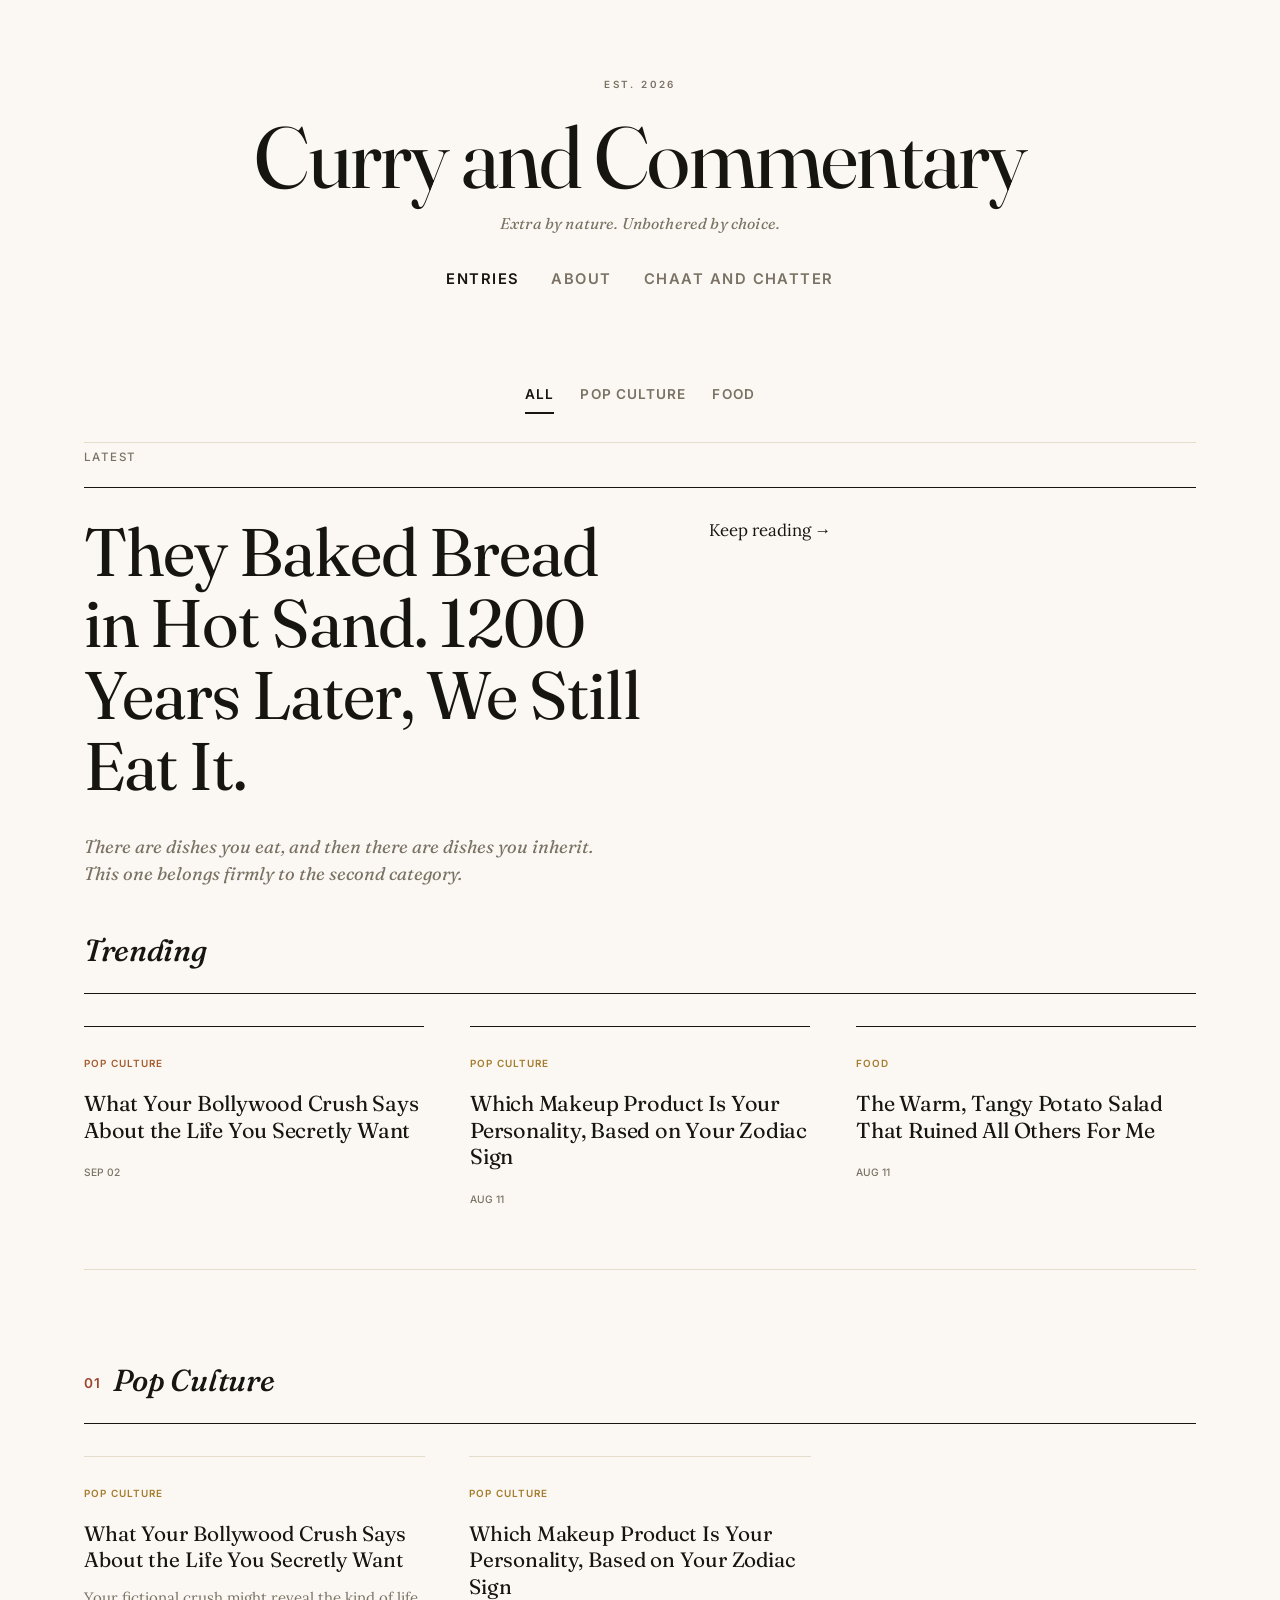
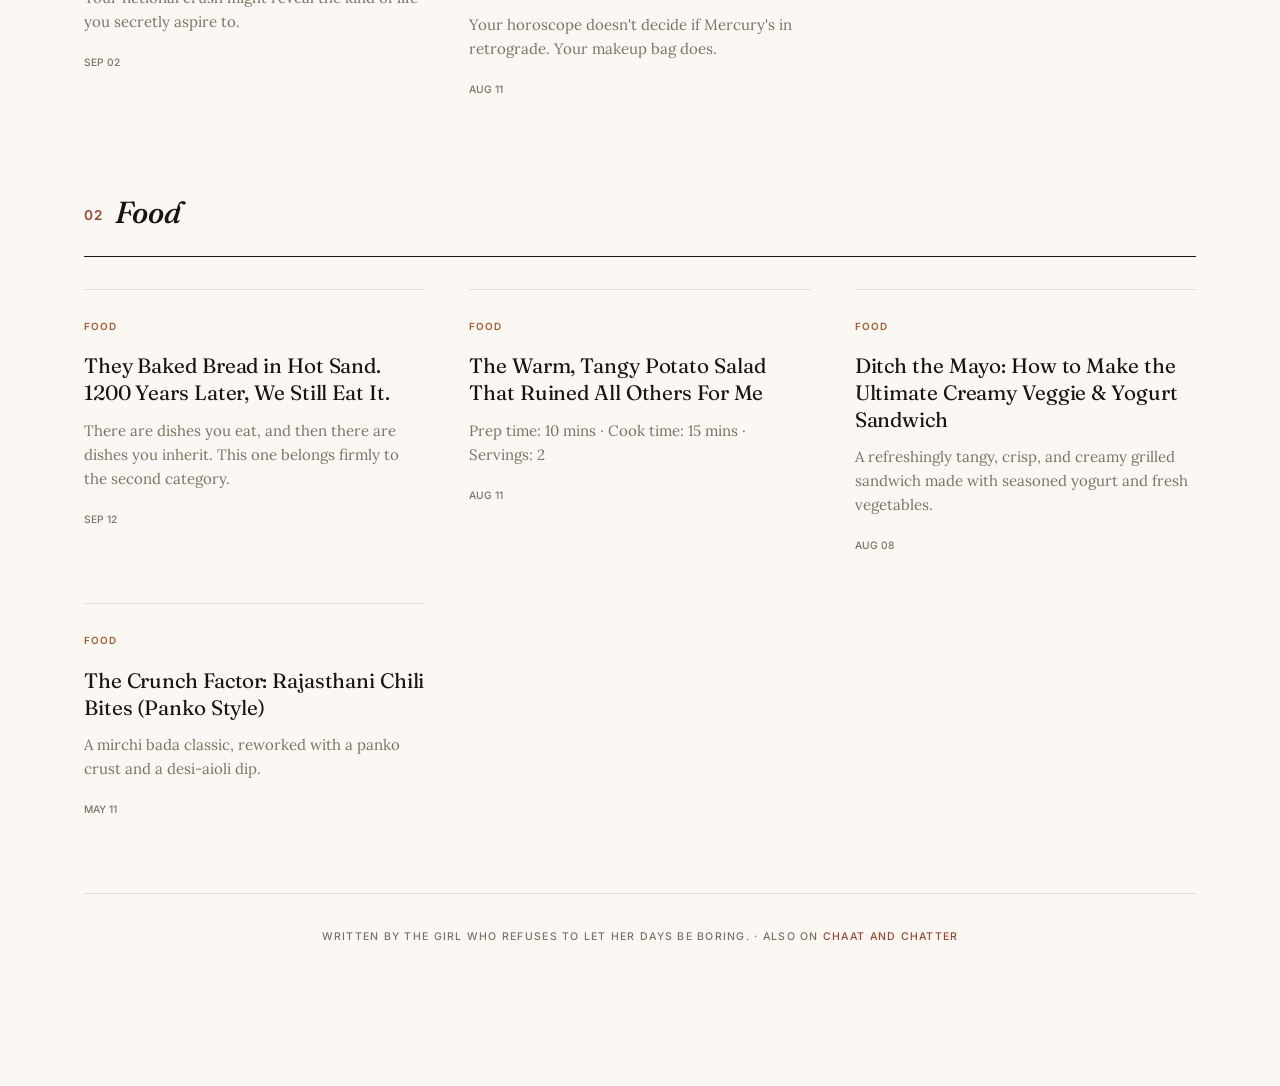
<file: index.html>
<!DOCTYPE html>
<html lang="en">
<head>
<meta charset="UTF-8">
<meta name="viewport" content="width=device-width, initial-scale=1.0">
<title>Curry and Commentary</title>
<meta name="description" content="Extra by nature. Unbothered by choice.">
<link rel="stylesheet" href="style.css">
</head>
<body class="home">
<div class="sky">

  <header class="site-head">
    <span class="mark">est. 2026</span>
    <h1>Curry and Commentary</h1>
    <p>Extra by nature. Unbothered by choice.</p>
    <nav class="site-nav">
      <a href="index.html" class="current">Entries</a>
      <a href="about.html">About</a>
      <a href="https://nishthapalria.github.io/chaatandchatter/">Chaat and Chatter</a>
    </nav>
  </header>

  <nav class="genre-nav">
      <a class="genre-pill active" href="#top">All</a>
      <a class="genre-pill" href="#sec-pop-culture">Pop Culture</a>
      <a class="genre-pill" href="#sec-food">Food</a>
  </nav>

  <main class="page mag" id="top">

    <div class="entry-meta">Latest</div>
    <div class="entry">
      <h2><a href="post-22.html" style="color:inherit;background-image:none;">They Baked Bread in Hot Sand. 1200 Years Later, We Still Eat It.</a></h2>
      <p class="dek">There are dishes you eat, and then there are dishes you inherit. This one belongs firmly to the second category.</p>
      <p><a href="post-22.html">Keep reading →</a></p>
    </div>

    <div class="section-head" style="margin-top:36px;">
      <h2>Trending</h2>
    </div>
    <div class="trending-strip">
      <a class="trending-card" href="post-21.html">
        <span class="tag">Pop Culture</span>
        <h4>What Your Bollywood Crush Says About the Life You Secretly Want</h4>
        <span class="card-date">Sep 02</span>
      </a>
      <a class="trending-card" href="post-20.html">
        <span class="tag">Pop Culture</span>
        <h4>Which Makeup Product Is Your Personality, Based on Your Zodiac Sign</h4>
        <span class="card-date">Aug 11</span>
      </a>
      <a class="trending-card" href="post-19.html">
        <span class="tag">Food</span>
        <h4>The Warm, Tangy Potato Salad That Ruined All Others For Me</h4>
        <span class="card-date">Aug 11</span>
      </a>
    </div>

    <hr class="rule">

    <section class="genre-section" id="sec-pop-culture">
      <div class="section-head">
        <h2>Pop Culture</h2>
      </div>
      <div class="card-grid">
      <article class="card">
        <span class="card-genre">Pop Culture</span>
        <h3><a href="post-21.html" style="color:inherit;">What Your Bollywood Crush Says About the Life You Secretly Want</a></h3>
        <p>Your fictional crush might reveal the kind of life you secretly aspire to.</p>
        <span class="card-date">Sep 02</span>
      </article>
      <article class="card">
        <span class="card-genre">Pop Culture</span>
        <h3><a href="post-20.html" style="color:inherit;">Which Makeup Product Is Your Personality, Based on Your Zodiac Sign</a></h3>
        <p>Your horoscope doesn't decide if Mercury's in retrograde. Your makeup bag does.</p>
        <span class="card-date">Aug 11</span>
      </article>
      </div>
    </section>

    <section class="genre-section" id="sec-food">
      <div class="section-head">
        <h2>Food</h2>
      </div>
      <div class="card-grid">
      <article class="card">
        <span class="card-genre">Food</span>
        <h3><a href="post-22.html" style="color:inherit;">They Baked Bread in Hot Sand. 1200 Years Later, We Still Eat It.</a></h3>
        <p>There are dishes you eat, and then there are dishes you inherit. This one belongs firmly to the second category.</p>
        <span class="card-date">Sep 12</span>
      </article>
      <article class="card">
        <span class="card-genre">Food</span>
        <h3><a href="post-19.html" style="color:inherit;">The Warm, Tangy Potato Salad That Ruined All Others For Me</a></h3>
        <p>Prep time: 10 mins · Cook time: 15 mins · Servings: 2</p>
        <span class="card-date">Aug 11</span>
      </article>
      <article class="card">
        <span class="card-genre">Food</span>
        <h3><a href="post-18.html" style="color:inherit;">Ditch the Mayo: How to Make the Ultimate Creamy Veggie & Yogurt Sandwich</a></h3>
        <p>A refreshingly tangy, crisp, and creamy grilled sandwich made with seasoned yogurt and fresh vegetables.</p>
        <span class="card-date">Aug 08</span>
      </article>
      <article class="card">
        <span class="card-genre">Food</span>
        <h3><a href="post-15.html" style="color:inherit;">The Crunch Factor: Rajasthani Chili Bites (Panko Style)</a></h3>
        <p>A mirchi bada classic, reworked with a panko crust and a desi-aioli dip.</p>
        <span class="card-date">May 11</span>
      </article>
      </div>
    </section>
  </main>

  <footer class="site-foot">Written by the girl who refuses to let her days be boring. &middot; Also on <a href="https://nishthapalria.github.io/chaatandchatter/" style="color: var(--accent);">Chaat and Chatter</a></footer>
</div>

</body>
</html>
</file>
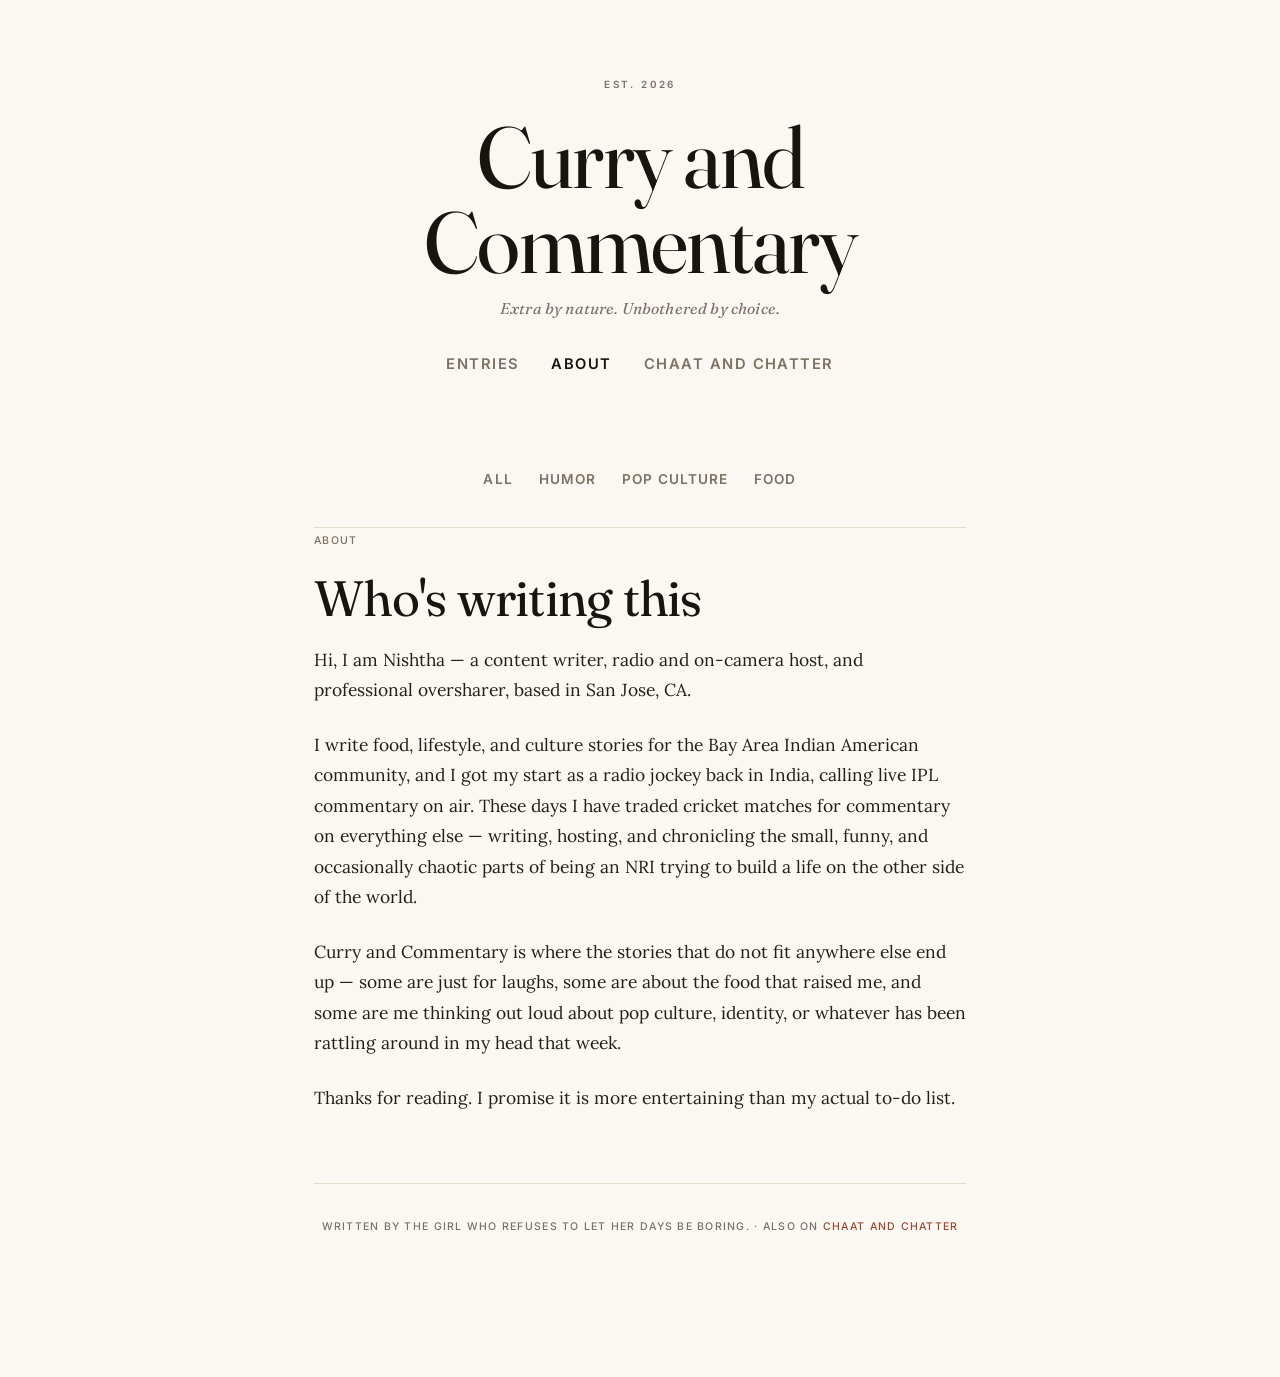
<file: about.html>
<!DOCTYPE html>
<html lang="en">
<head>
<meta charset="UTF-8">
<meta name="viewport" content="width=device-width, initial-scale=1.0">
<title>About — Curry and Commentary</title>
<link rel="stylesheet" href="style.css">
</head>
<body>
<div class="sky">

  <header class="site-head">
    <span class="mark">est. 2026</span>
    <h1>Curry and Commentary</h1>
    <p>Extra by nature. Unbothered by choice.</p>
    <nav class="site-nav">
      <a href="index.html">Entries</a>
      <a href="about.html" class="current">About</a>
      <a href="https://nishthapalria.github.io/chaatandchatter/">Chaat and Chatter</a>
    </nav>
  </header>

  <nav class="genre-nav">
      <a class="genre-pill" href="index.html">All</a>
      <a class="genre-pill" href="index.html#sec-humor">Humor</a>
      <a class="genre-pill" href="index.html#sec-pop-culture">Pop Culture</a>
      <a class="genre-pill" href="index.html#sec-food">Food</a>
  </nav>

  <main class="page">
    <div class="entry-meta">About</div>
    <div class="entry">
      <h1 class="post-title">Who's writing this</h1>
      <p>Hi, I am Nishtha — a content writer, radio and on-camera host, and professional oversharer, based in San Jose, CA.</p>
      <p>I write food, lifestyle, and culture stories for the Bay Area Indian American community, and I got my start as a radio jockey back in India, calling live IPL commentary on air. These days I have traded cricket matches for commentary on everything else — writing, hosting, and chronicling the small, funny, and occasionally chaotic parts of being an NRI trying to build a life on the other side of the world.</p>
      <p>Curry and Commentary is where the stories that do not fit anywhere else end up — some are just for laughs, some are about the food that raised me, and some are me thinking out loud about pop culture, identity, or whatever has been rattling around in my head that week.</p>
      <p>Thanks for reading. I promise it is more entertaining than my actual to-do list.</p>
    </div>
  </main>

  <footer class="site-foot">Written by the girl who refuses to let her days be boring. &middot; Also on <a href="https://nishthapalria.github.io/chaatandchatter/" style="color: var(--accent);">Chaat and Chatter</a></footer>
</div>
</body>
</html>
</file>
<file: style.css>
@import url('https://fonts.googleapis.com/css2?family=Fraunces:ital,opsz,wght@0,9..144,300;0,9..144,400;0,9..144,500;0,9..144,600;1,9..144,400;1,9..144,500&family=Lora:ital,wght@0,400;0,500;1,400;1,500&family=Inter:wght@400;500;600;700&display=swap');

:root {
  --paper: #FBF8F3;
  --paper-alt: #F3EEE3;
  --ink: #17150F;
  --text: #221F18;
  --text-soft: #7A7264;
  --accent: #9C4630;
  --accent-soft: #C98066;
  --line: #E4DDCC;
  --line-strong: #17150F;

  --display: 'Fraunces', serif;
  --body: 'Lora', serif;
  --mono: 'Inter', sans-serif;
}

* { box-sizing: border-box; }
html { scroll-behavior: smooth; }
@media (prefers-reduced-motion: reduce) {
  html { scroll-behavior: auto; }
  * { animation-duration: 0.01ms !important; animation-iteration-count: 1 !important; transition-duration: 0.01ms !important; }
}

body {
  margin: 0;
  background: var(--paper);
  color: var(--text);
  font-family: var(--body);
  line-height: 1.75;
  -webkit-font-smoothing: antialiased;
  font-size: 17px;
}

a {
  color: var(--ink);
  text-decoration: none;
  background-image: linear-gradient(currentColor, currentColor);
  background-size: 0% 1px;
  background-repeat: no-repeat;
  background-position: 0 100%;
  transition: background-size 0.3s ease, color 0.3s ease;
}
a:hover, a:focus-visible { background-size: 100% 1px; color: var(--accent); }
a:focus-visible, button:focus-visible { outline: 1px solid var(--accent); outline-offset: 4px; }

.sky { max-width: 700px; margin: 0 auto; padding: 0 24px 140px; }
body.home .sky { max-width: 1160px; }

/* ---- Masthead ---- */
.site-head {
  color: var(--text);
  text-align: center;
  padding: 68px 0 34px;
  margin-bottom: 56px;
}
.site-head .mark {
  display: inline-block;
  font-family: var(--mono);
  font-weight: 600;
  font-size: 0.62rem;
  letter-spacing: 0.24em;
  text-transform: uppercase;
  color: var(--text-soft);
  margin-bottom: 22px;
}
.site-head h1 {
  font-family: var(--display);
  font-optical-sizing: auto;
  font-weight: 400;
  font-size: clamp(3rem, 9vw, 5.4rem);
  margin: 0 0 10px;
  color: var(--ink);
  letter-spacing: -0.02em;
  line-height: 0.98;
}
.site-head p {
  margin: 0 0 30px;
  font-size: 0.98rem;
  color: var(--text-soft);
  font-style: italic;
  font-family: var(--display);
  letter-spacing: 0.01em;
}
.site-nav {
  display: flex;
  gap: 32px;
  justify-content: center;
  font-family: var(--mono);
  font-weight: 600;
  font-size: 0.92rem;
  letter-spacing: 0.1em;
  text-transform: uppercase;
}
.site-nav a { color: var(--text-soft); background-image: none; }
.site-nav a.current { color: var(--ink); }
.site-nav a:hover { color: var(--accent); }

/* ---- Genre nav — quiet, no fills ---- */
.genre-nav {
  display: flex;
  gap: 26px;
  justify-content: center;
  flex-wrap: wrap;
  overflow-x: auto;
  padding: 0 2px 60px;
  -webkit-overflow-scrolling: touch;
  scrollbar-width: none;
  border-bottom: 1px solid var(--line);
  margin-bottom: 4px;
  padding-bottom: 28px;
}
.genre-nav::-webkit-scrollbar { display: none; }
.genre-pill {
  flex: 0 0 auto;
  font-family: var(--mono);
  font-weight: 600;
  font-size: 0.85rem;
  text-transform: uppercase;
  letter-spacing: 0.08em;
  padding: 0 0 5px;
  border: none;
  border-bottom: 2px solid transparent;
  border-radius: 0;
  background: transparent;
  color: var(--text-soft);
  white-space: nowrap;
  cursor: pointer;
  transition: color 0.25s ease, border-color 0.25s ease;
}
.genre-pill:hover { color: var(--accent); border-bottom-color: var(--accent-soft); }
.genre-pill.active { color: var(--ink); border-bottom-color: var(--ink); }

/* ---- Article page ---- */
.page {
  background: transparent;
  border: none;
  box-shadow: none;
  padding: 0;
  position: relative;
  animation: rise 0.5s ease both;
}
@keyframes rise { from { opacity: 0; transform: translateY(6px); } to { opacity: 1; transform: translateY(0); } }

.stamp {
  position: absolute;
  top: 2px;
  right: 0;
  width: auto;
  height: auto;
  border: none;
  background: transparent;
  text-align: right;
}
.stamp-inner { font-family: var(--mono); font-weight: 500; font-size: 0.62rem; line-height: 1.4; text-align: right; color: var(--text-soft); letter-spacing: 0.06em; text-transform: uppercase; }
.stamp-inner b { display: block; font-size: 0.9rem; font-family: var(--display); font-style: italic; color: var(--ink); }
@media (max-width: 600px) { .stamp { position: static; margin: 0 0 22px; text-align: left; } .stamp-inner, .stamp-inner b { text-align: left; } }

.entry-meta {
  font-family: var(--mono);
  font-size: 0.66rem;
  font-weight: 500;
  text-transform: uppercase;
  letter-spacing: 0.12em;
  color: var(--text-soft);
  margin-bottom: 22px;
  padding-right: 90px;
}
.entry-meta a { color: var(--text-soft); font-weight: 600; }
.entry-meta a:hover { color: var(--accent); }

.entry h2, .entry h1.post-title {
  font-family: var(--display);
  font-optical-sizing: auto;
  font-weight: 400;
  font-style: normal;
  font-size: clamp(2.1rem, 5.4vw, 3.1rem);
  line-height: 1.06;
  letter-spacing: -0.015em;
  margin: 0 0 20px;
  max-width: 100%;
  color: var(--ink);
}
.entry .dek {
  color: var(--text-soft);
  font-size: 1.14rem;
  font-style: italic;
  font-family: var(--display);
  margin: 0 0 46px;
  max-width: 92%;
  border-left: none;
  padding-left: 0;
  line-height: 1.5;
}
.entry p { margin: 0 0 24px; font-size: 1.09rem; }
/* Drop cap on the actual opening line of the article — not the italic dek above it */
.entry .dek + p::first-letter,
.entry > p:first-child:not(.dek)::first-letter {
  font-family: var(--display);
  font-weight: 400;
  font-style: italic;
  font-size: 4.2em;
  float: left;
  line-height: 0.78;
  padding: 0.06em 0.1em 0 0;
  color: var(--accent);
}

.entry h3.sub {
  font-family: var(--display);
  font-weight: 500;
  font-style: italic;
  font-size: 1.5rem;
  margin: 54px 0 18px;
  color: var(--ink);
  padding-bottom: 0;
  border-bottom: none;
  position: static;
}
.entry h3.sub::before { content: none; }
.entry ul.tactics, .entry ol.tactics { margin: 0 0 24px; padding-left: 26px; }
.entry ul.tactics li, .entry ol.tactics li { margin-bottom: 12px; font-size: 1.06rem; }

.exchange {
  margin: 0 0 24px;
  padding: 4px 0 4px 22px;
  background: transparent;
  border-left: 1px solid var(--line-strong);
  border-radius: 0;
}
.exchange p { margin: 0 0 4px; font-size: 1.02rem; }
.exchange p:last-child { margin-bottom: 0; }
.exchange .who { font-family: var(--mono); font-weight: 600; font-size: 0.62rem; text-transform: uppercase; letter-spacing: 0.1em; color: var(--accent); }

.entry blockquote.kill-shot {
  font-family: var(--display);
  font-style: italic;
  font-weight: 400;
  font-size: 1.6rem;
  line-height: 1.35;
  border-left: none;
  padding: 6px 0;
  margin: 44px 0;
  color: var(--ink);
  letter-spacing: -0.01em;
}
@media (min-width: 860px) {
  .entry blockquote.kill-shot {
    margin-left: -40px;
    margin-right: -40px;
    font-size: 1.85rem;
  }
}

hr.rule { border: none; border-top: 1px solid var(--line); margin: 56px 0; }

.back-link { display: inline-block; margin-bottom: 42px; font-family: var(--mono); font-weight: 500; font-size: 0.68rem; text-transform: uppercase; letter-spacing: 0.1em; color: var(--text-soft); }
.back-link:hover { color: var(--accent); }

.engagement { margin: 56px 0 12px; padding-top: 32px; border-top: 1px solid var(--line); }
.engagement #like-btn {
  font-family: var(--mono); font-weight: 500; font-size: 0.78rem;
  background: transparent; border: 1px solid var(--ink); color: var(--ink);
  padding: 9px 20px; border-radius: 100px; cursor: pointer;
  transition: background 0.25s ease, color 0.25s ease, border-color 0.25s ease;
}
.engagement #like-btn:hover { background: var(--ink); border-color: var(--ink); color: var(--paper); }
#disqus_thread { margin-top: 34px; }

/* ---- Index list (fallback) ---- */
.entry-list { margin-top: 8px; }
.entry-row { display: grid; grid-template-columns: 108px 1fr; gap: 22px; padding: 26px 0; border-top: 1px solid var(--line); }
.entry-row .date { font-family: var(--mono); font-weight: 500; font-size: 0.68rem; color: var(--text-soft); padding-top: 4px; text-transform: uppercase; }
.entry-row h3 { font-family: var(--display); font-weight: 500; font-style: italic; font-size: 1.4rem; margin: 0 0 6px; color: var(--ink); }
.entry-row p { margin: 0; color: var(--text-soft); font-size: 0.96rem; }
.entry-row .genre-tag { display: inline-block; font-family: var(--mono); font-weight: 600; font-size: 0.6rem; text-transform: uppercase; letter-spacing: 0.08em; color: var(--accent); margin-top: 8px; }
@media (max-width: 520px) { .entry-row { grid-template-columns: 1fr; gap: 8px; } }

/* ---- Footer ---- */
.site-foot {
  text-align: center; color: var(--text-soft); font-family: var(--mono); font-weight: 500;
  font-size: 0.66rem; text-transform: uppercase; letter-spacing: 0.12em;
  margin-top: 70px; padding-top: 34px; border-top: 1px solid var(--line);
}

/* ================= MAGAZINE HOMEPAGE ================= */
.page.mag { padding: 0; }

.section-head {
  display: flex; align-items: baseline; gap: 14px; justify-content: space-between;
  margin: 84px 0 32px; padding-bottom: 16px; border-bottom: 1px solid var(--line-strong);
}
.section-head h2 {
  font-family: var(--display); font-style: italic; font-weight: 500;
  font-size: 1.9rem; letter-spacing: -0.01em;
  color: var(--ink); margin: 0; position: static; padding-left: 0;
}
.section-head h2::before { content: none; }

/* Editorial numbering on genre sections — purely visual, generated via CSS counters */
.page.mag { counter-reset: section; }
.genre-section { counter-increment: section; }
.genre-section .section-head h2::before {
  content: counter(section, decimal-leading-zero);
  display: inline-block;
  font-family: var(--mono);
  font-style: normal;
  font-weight: 600;
  font-size: 0.85rem;
  letter-spacing: 0.06em;
  color: var(--accent);
  margin-right: 12px;
  vertical-align: middle;
}

.trending-strip { display: grid; grid-template-columns: repeat(3, 1fr); gap: 46px; margin: 0 0 8px; }
.trending-card {
  display: block; background: transparent; border: none; border-top: 1px solid var(--line-strong);
  padding: 20px 0 0; color: inherit; background-image: none;
  transition: opacity 0.25s ease;
}
.trending-card:hover { opacity: 0.7; }
.trending-card .tag {
  display: inline; font-family: var(--mono); font-weight: 600; font-size: 0.62rem;
  text-transform: uppercase; letter-spacing: 0.1em; color: var(--accent);
  background: transparent; padding: 0; border-radius: 0;
}
.trending-card h4 { font-family: var(--display); font-weight: 400; font-style: normal; font-size: 1.35rem; line-height: 1.24; margin: 14px 0 12px; color: var(--ink); letter-spacing: -0.01em; }
.trending-card .card-date { font-family: var(--mono); font-weight: 500; font-size: 0.64rem; color: var(--text-soft); text-transform: uppercase; }
@media (max-width: 700px) { .trending-strip { grid-template-columns: 1fr; gap: 32px; } }

.card-grid { display: grid; grid-template-columns: repeat(3, 1fr); gap: 44px; }
@media (max-width: 700px) { .card-grid { grid-template-columns: 1fr; gap: 32px; } }

.card { border-top: 1px solid var(--line); padding-top: 20px; }
.card .card-genre {
  display: inline; font-family: var(--mono); font-weight: 600; font-size: 0.62rem;
  text-transform: uppercase; letter-spacing: 0.1em; color: var(--accent);
  background: transparent; padding: 0; border-radius: 0;
}
.card h3 { font-family: var(--display); font-weight: 400; font-style: normal; font-size: 1.3rem; line-height: 1.28; margin: 14px 0 12px; color: var(--ink); letter-spacing: -0.005em; }
.card p { color: var(--text-soft); font-size: 0.94rem; margin: 0 0 12px; line-height: 1.6; }
.card .card-date { font-family: var(--mono); font-weight: 500; font-size: 0.64rem; color: var(--text-soft); text-transform: uppercase; }

/* subtle per-genre tint — text color only, never a fill, keeps the quiet palette */
#sec-self-improvement .card-genre, #sec-self-improvement .trending-card .tag { color: #5C6B4F; }
#sec-feminism .card-genre { color: #8E3B4E; }
#sec-beauty .card-genre { color: #B06A82; }
#sec-pop-culture .card-genre { color: #A67C2E; }
#sec-fashion .card-genre { color: #6B4A6E; }
#sec-food .card-genre { color: #A65C2E; }
#sec-humor .card-genre { color: #C1583F; }
#sec-health .card-genre { color: #3E7D6E; }
#sec-career .card-genre { color: #3E5F82; }
#sec-life .card-genre { color: #8C6B3F; }
.trending-strip .trending-card:nth-child(1) .tag { color: #A65C2E; }
.trending-strip .trending-card:nth-child(2) .tag,
.trending-strip .trending-card:nth-child(3) .tag { color: #A67C2E; }

/* first feature block on homepage — a true lead-story spread, not just a bigger card */
#top > .entry-meta {
  padding-right: 0;
  font-size: 0.72rem;
  padding-bottom: 20px;
  margin-bottom: 28px;
  border-bottom: 1px solid var(--line-strong);
}
#top .entry h2 { font-size: clamp(2.6rem, 6.4vw, 4.2rem); }

@media (min-width: 860px) {
  #top .entry {
    display: grid;
    grid-template-columns: 1.15fr 1fr;
    column-gap: 64px;
    row-gap: 12px;
    align-items: start;
  }
  #top .entry > h2 { grid-column: 1; grid-row: 1; }
  #top .entry > p.dek { grid-column: 1; grid-row: 2; margin-bottom: 0; }
  #top .entry > p.dek + p {
    grid-column: 2; grid-row: 1;
    font-family: var(--body);
    font-style: normal;
    font-size: 1.05rem;
    color: var(--text-soft);
    margin: 0;
  }
  #top .entry > p.dek + p::first-letter { all: unset; }
  #top .entry > p:last-child { grid-column: 2; grid-row: 2; align-self: start; }
}
</file>
